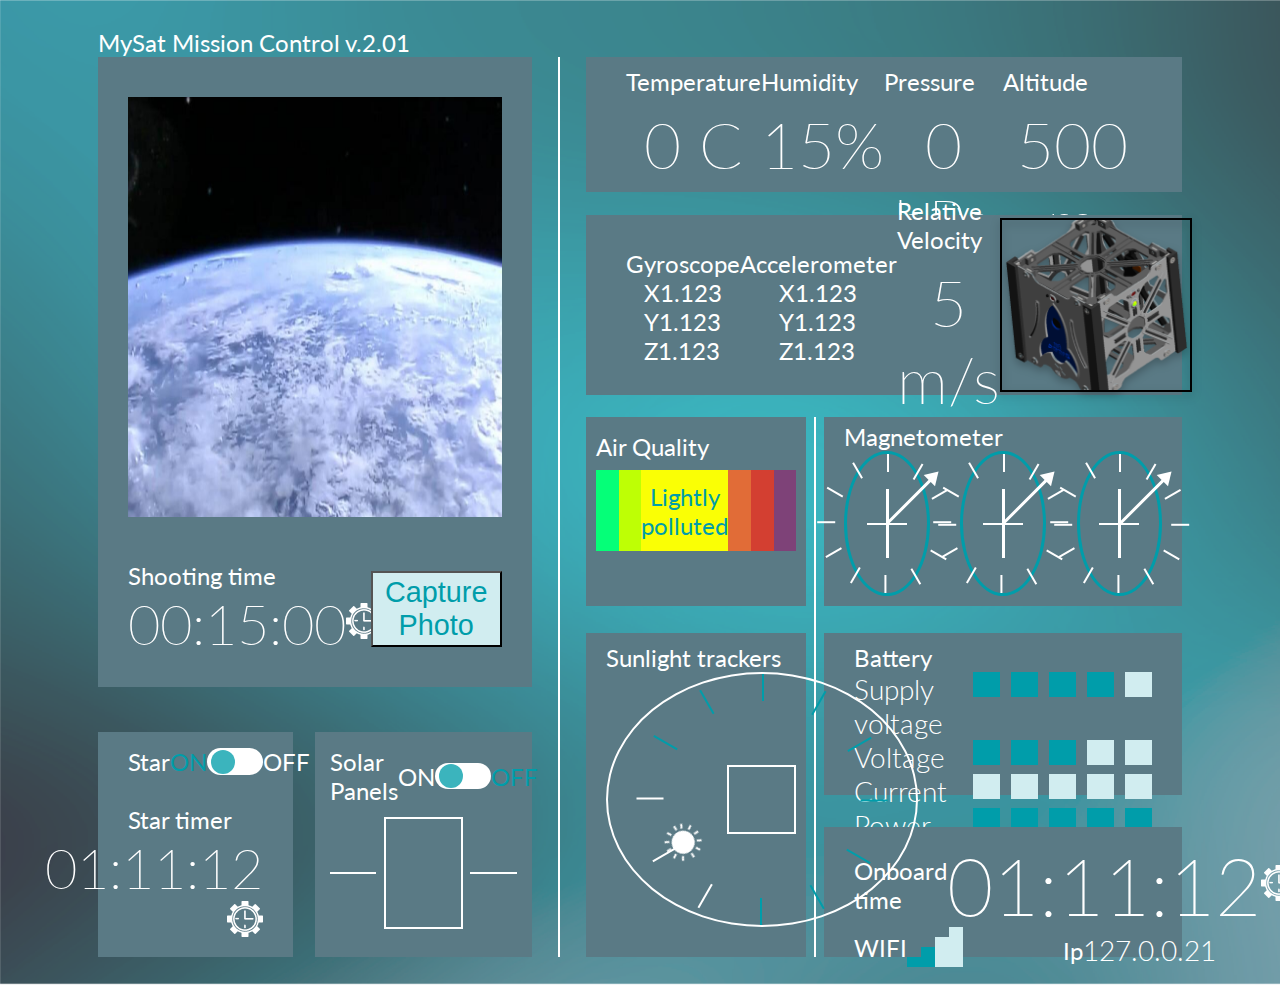
<file: index.html>
<!DOCTYPE html>
<html lang="en">
<head>
    <meta charset="UTF-8">
    <title>Title</title>
    <link rel="stylesheet" href="https://fonts.googleapis.com/css?family=Lato:200,300,400,500i,900,900i">
    <link rel="stylesheet" href="index.css">
</head>
<body>


<div class="wrapper">
    <div class="title">MySat Mission Control v.2.01</div>
    <div class="mainContainer titleType1">
        <div class="mainBlock">
            <div class="imageBlock block">
                <div class="image-wrapper"><img src="images/photoEarth.png" alt=""></div>
                <div class="timeAndButtonBlock">
                    <div class="shootingTimeBlock">
                        <div>Shooting time</div>
                        <div class="timer">
                            <div class="time">00:15:00</div>
                            <div class="layer"><img src="images/clock.png" alt="clockImg"></div>
                        </div>
                    </div>
                    <div class="buttonBlock">
                        <button>Capture Photo</button>
                    </div>
                </div>
            </div>
            <div class="starSolarBlock">
                <div class="starBlock block">
                    <div class="switcherBlock">
                        <div>Star</div>
                        <div class="switcher">
                            <div id="On1">ON</div>
                            <label class="switch">
                                <input type="checkbox">
                                <span class="slider round"></span>
                            </label>
                            <div id="Off1">OFF</div>
                        </div>
                    </div>
                    <div class="starTimerBlock">
                        <div>Star timer</div>
                        <div class="timer">
                            <div class="time">01:11:12</div>
                            <div class="layer"><img src="images/clock.png" alt="clockImg"></div>
                        </div>
                    </div>

                </div>
                <div class="solarBlock block">
                    <div class="switcherBlock">
                        <div>Solar Panels</div>
                        <div class="switcher">
                            <div id="On2">ON</div>
                            <label class="switch">
                                <input type="checkbox">
                                <span class="slider round"></span>
                            </label>
                            <div id="Off2">OFF</div>
                        </div>
                    </div>
                    <div class="squareBlock">
                        <div class="vector"></div>
                        <div id="square"></div>
                        <div class="vector"></div>

                    </div>
                </div>
            </div>
        </div>
        <div class="separator1"></div>
        <div class="infoBlock">
            <div class="temperatureBlock block">
                <div>
                    <div class="title">Temperature</div>
                    <div class="content">0 C</div>
                </div>

                <div>
                    <div class="title">Humidity</div>
                    <div class="content">15%</div>
                </div>
                <div>
                    <div class="title">Pressure</div>
                    <div class="content">0 hPa</div>
                </div>
                <div>
                    <div class="title">Altitude</div>
                    <div class="content">500 m</div>
                </div>
            </div>

            <div class="gyroscopeBlock block">
                <div class="gyroscope">
                    <div class="title">Gyroscope</div>
                    <div>
                        <div class="data">
                            <div>X</div>
                            <div class="value">1.123</div>
                        </div>
                        <div class="data">
                            <div>Y</div>
                            <div class="value">1.123</div>
                        </div>
                        <div class="data">
                            <div>Z</div>
                            <div class="value">1.123</div>
                        </div>
                    </div>
                </div>

                <div class="accelerometer">
                    <div class="title">Accelerometer</div>
                    <div>
                        <div class="data">
                            <div>X</div>
                            <div class="value">1.123</div>
                        </div>
                        <div class="data">
                            <div>Y</div>
                            <div class="value">1.123</div>
                        </div>
                        <div class="data">
                            <div>Z</div>
                            <div class="value">1.123</div>
                        </div>
                    </div>
                </div>
                <div>
                    <div>Relative <br>Velocity</div>
                    <div class="content">5 m/s</div>
                </div>
                <div class="image-wrapper"><img src="images/ss%201.png" alt=""></div>
            </div>

            <div class="anotherInfoBlock">
                <div class="airSunlightBlock">
                    <div class="airBlock block">
                        <div>Air Quality</div>
                        <div id="qualityRow">
                            <div style="background-color:#05FF78" class="quality-el"></div>
                            <div style="background-color:#BEFF05" class="quality-el"></div>
                            <div style="background-color:#FAFF05" class="quality-el el3">Lightly polluted</div>
                            <div style="background-color:#E16C37" class="quality-el"></div>
                            <div style="background-color:#D33F31" class="quality-el"></div>
                            <div style="background-color:#7E4278" class="quality-el"></div>
                        </div>
                    </div>
                    <div class="sunlightBlock block">
                        <div>Sunlight trackers</div>
                        <div class="sunlightTrackerCircle">
                            <div class="clock-number num1"></div>
                            <div class="clock-number num2"></div>
                            <div class="clock-number num3"></div>
                            <div class="clock-number num4"></div>
                            <div class="clock-number num5"></div>
                            <div class="clock-number num6"></div>
                            <div class="clock-number num7"></div>
                            <div class="clock-number num8"></div>
                            <div class="sunImg"></div>
                            <div class="clock-number num9"></div>
                            <div class="clock-number num10"></div>
                            <div class="clock-number num11"></div>
                            <div class="clock-number num12"></div>
                            <div class="inner-square"></div>
                        </div>
                    </div>
                </div>
                <div class="separator2"></div>
                <div class="magnetometerBatteryTimeBlock">
                    <div class="magnetometerBlock block">
                        <div>Magnetometer</div>
                        <div class="magnetometerCircles">
                            <div class="outer-circle">
                                <div class="cross">
                                    <div class="hrz"></div>
                                    <div class="vrt"></div>
                                </div>
                                <div class="clock-number num1"></div>
                                <div class="clock-number num2"></div>
                                <div class="clock-number num3"></div>
                                <div class="clock-number num4"></div>
                                <div class="clock-number num5"></div>
                                <div class="clock-number num6"></div>
                                <div class="clock-number num7"></div>
                                <div class="clock-number num8"></div>
                                <div class="clock-number num9"></div>
                                <div class="clock-number num10"></div>
                                <div class="clock-number num11"></div>
                                <div class="clock-number num12"></div>
                                <div class="clock-hand arrow">
                                    <div class="second-hand"></div>
                                </div>
                                <div class="inner-circle">
                                </div>
                            </div>
                            <div class="outer-circle">
                                <div class="cross">
                                    <div class="hrz"></div>
                                    <div class="vrt"></div>
                                </div>
                                <div class="clock-number num1"></div>
                                <div class="clock-number num2"></div>
                                <div class="clock-number num3"></div>
                                <div class="clock-number num4"></div>
                                <div class="clock-number num5"></div>
                                <div class="clock-number num6"></div>
                                <div class="clock-number num7"></div>
                                <div class="clock-number num8"></div>
                                <div class="clock-number num9"></div>
                                <div class="clock-number num10"></div>
                                <div class="clock-number num11"></div>
                                <div class="clock-number num12"></div>
                                <div class="clock-hand arrow">
                                    <div class="second-hand"></div>
                                </div>
                                <div class="inner-circle"></div>
                            </div>
                            <div class="outer-circle">
                                <div class="cross">
                                    <div class="hrz"></div>
                                    <div class="vrt"></div>
                                </div>
                                <div class="clock-number num1"></div>
                                <div class="clock-number num2"></div>
                                <div class="clock-number num3"></div>
                                <div class="clock-number num4"></div>
                                <div class="clock-number num5"></div>
                                <div class="clock-number num6"></div>
                                <div class="clock-number num7"></div>
                                <div class="clock-number num8"></div>
                                <div class="clock-number num9"></div>
                                <div class="clock-number num10"></div>
                                <div class="clock-number num11"></div>
                                <div class="clock-number num12"></div>
                                <div class="clock-hand arrow">
                                    <div class="second-hand"></div>
                                </div>
                                <div class="inner-circle"></div>
                            </div>
                        </div>

                    </div>
                    <div class="batteryTimeBlock">
                        <div class="batteryBlock block">
                            <div>Battery</div>
                            <div class="indicatorsRow">
                                <div class="name">Supply voltage</div>
                                <div class="indicators">
                                    <div class="indicator supplyVoltageIndicator1"></div>
                                    <div class="indicator supplyVoltageIndicator2"></div>
                                    <div class="indicator supplyVoltageIndicator3"></div>
                                    <div class="indicator supplyVoltageIndicator4"></div>
                                    <div class="indicator supplyVoltageIndicator5"></div>
                                </div>
                            </div>
                            <div class="indicatorsRow">
                                <div class="name">Voltage</div>
                                <div class="indicators">
                                    <div class="indicator voltageIndicator1"></div>
                                    <div class="indicator voltageIndicator2"></div>
                                    <div class="indicator voltageIndicator3"></div>
                                    <div class="indicator voltageIndicator4"></div>
                                    <div class="indicator voltageIndicator5"></div>
                                </div>
                            </div>
                            <div class="indicatorsRow">
                                <div class="name">Current</div>
                                <div class="indicators">
                                    <div class="indicator currentIndicator1"></div>
                                    <div class="indicator currentIndicator2"></div>
                                    <div class="indicator currentIndicator3"></div>
                                    <div class="indicator currentIndicator4"></div>
                                    <div class="indicator currentIndicator5"></div>
                                </div>
                            </div>
                            <div class="indicatorsRow">
                                <div class="name">Power</div>
                                <div class="indicators">
                                    <div class="indicator powerIndicator1"></div>
                                    <div class="indicator powerIndicator2"></div>
                                    <div class="indicator powerIndicator3"></div>
                                    <div class="indicator powerIndicator4"></div>
                                    <div class="indicator powerIndicator5"></div>
                                </div>
                            </div>
                        </div>
                        <div class="onboardTimeBlock block">
                            <div class="onboardTime">
                                <div>Onboard <br> time</div>
                                <div class="timer">
                                    <div class="time">01:11:12</div>
                                    <div class="layer"><img src="images/clock.png" alt="clockImg"></div>
                                </div>
                            </div>
                            <div class="chain">
                                <div class="wifi">
                                    <div class="title">WIFI</div>
                                    <div class="wifiIndicators">
                                        <div class="wifiIndicator ind1"></div>
                                        <div class="wifiIndicator ind2"></div>
                                        <div class="wifiIndicator ind3"></div>
                                        <div class="wifiIndicator ind4"></div>
                                    </div>
                                </div>
                                <div class="ip">
                                    <div class="title">Ip</div>
                                    <div class="ipValue">127.0.0.21</div>
                                </div>
                            </div>
                        </div>
                    </div>

                </div>
            </div>
        </div>
    </div>
</div>



</body>
</html>
</file>
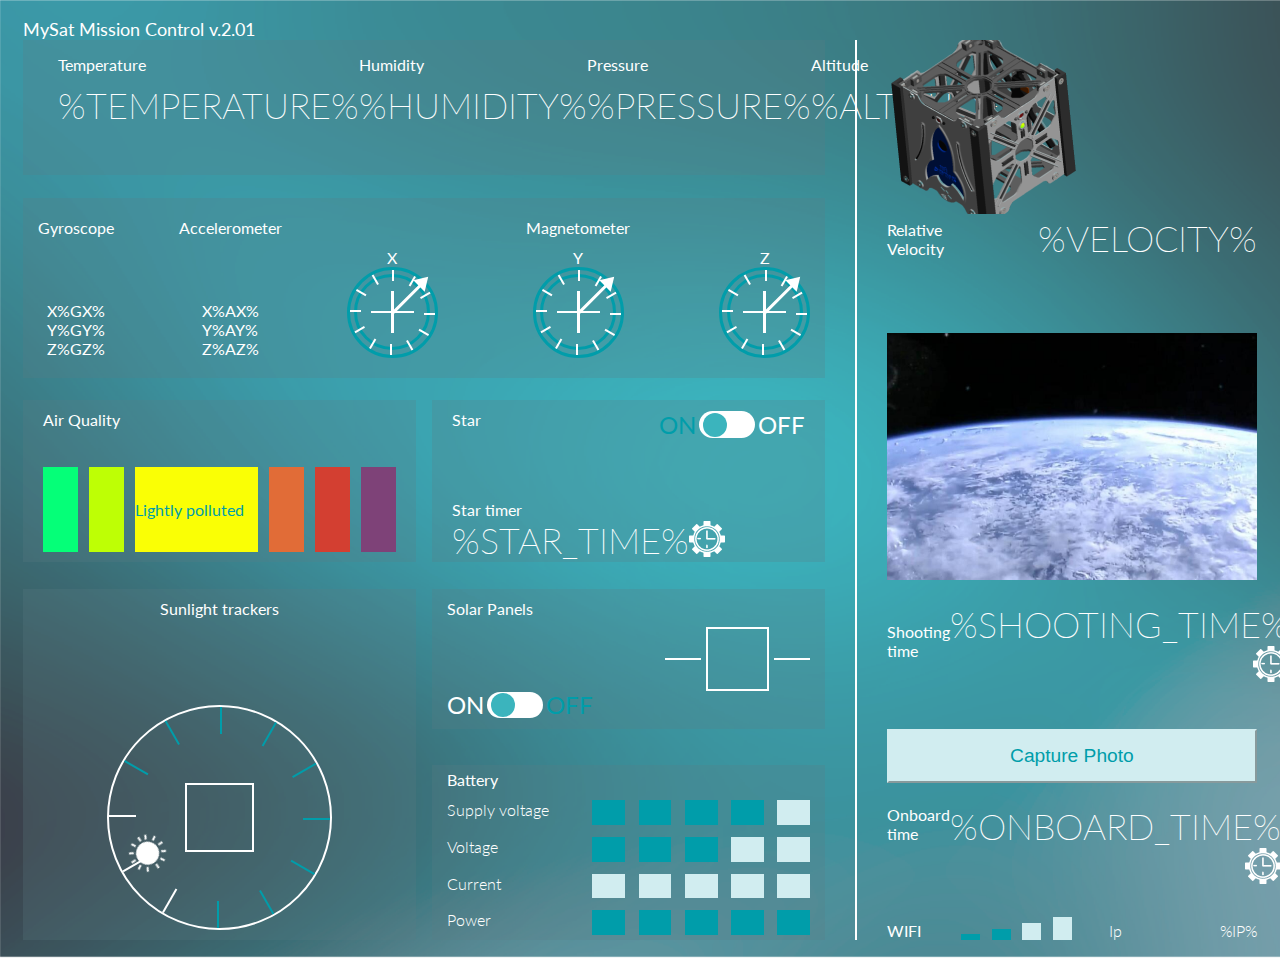
<file: landscape/landscape.html>
<!DOCTYPE html>
<html lang="en">
<head>
    <meta charset="UTF-8">
    <title>Title</title>
    <link rel="stylesheet" href="https://fonts.googleapis.com/css?family=Lato:200,300,400,500i,900,900i">
    <link rel="stylesheet" href="landscape.css">
    <script src="landscape.js"></script>
</head>
<body>
<div class="wrapper">
    <div class="title">MySat Mission Control v.2.01</div>
    <div class="mainContainer titleType1">
        <div class="mainBlock">
            <div class="velocityBlock">
                <div class="image-wrapper"><img src="../images/ss%201.png" alt=""></div>

                <div class="velocityValue">
                    <div>Relative <br>Velocity</div>
                    <div class="content">%VELOCITY%</div>
                </div>

            </div>
            <div class="imageBlock">
                <div class="image-wrapper"><img src="../images/photoEarth.png" alt=""></div>
                <div class="timeAndButtonBlock">
                    <div class="shootingTimeBlock">
                        <div>Shooting time</div>
                        <div class="timer">
                            <div class="time">%SHOOTING_TIME%</div>
                            <div class="layer"><img src="../images/clock.png" alt="clockImg"></div>
                        </div>
                    </div>
                    <div class="buttonBlock">
                        <button>Capture Photo</button>
                    </div>
                </div>
            </div>

            <div class="onboardTimeBlock">
                <div class="onboardTime">
                    <div>Onboard <br> time</div>
                    <div class="timer">
                        <div class="time">%ONBOARD_TIME%</div>
                        <div class="layer"><img src="../images/clock.png" alt="clockImg"></div>
                    </div>
                </div>
                <div class="chain">
                    <div class="wifi">
                        <div >WIFI</div>
                        <div class="wifiIndicators">
                            <div class="wifiIndicator ind1"></div>
                            <div class="wifiIndicator ind2"></div>
                            <div class="wifiIndicator ind3"></div>
                            <div class="wifiIndicator ind4"></div>
                        </div>
                    </div>
                    <div class="ip">
                        <div >Ip</div>
                        <div class="ipValue">%IP%</div>
                    </div>
                </div>
            </div>


        </div>
        <div class="separator1"></div>
        <div class="infoBlock">
            <div class="temperatureBlock block">
                <div>
                    <div>Temperature</div>
                    <div class="content">%TEMPERATURE%</div>
                </div>

                <div>
                    <div>Humidity</div>
                    <div class="content">%HUMIDITY%</div>
                </div>
                <div>
                    <div>Pressure</div>
                    <div class="content">%PRESSURE%</div>
                </div>
                <div>
                    <div>Altitude</div>
                    <div class="content">%ALTITUDE%</div>
                </div>
            </div>

            <div class="gyroscopeBlock block">
                <div class="gyroscope">
                    <div>Gyroscope</div>
                    <div>
                        <div class="data">
                            <div>X</div>
                            <div class="value">%GX%</div>
                        </div>
                        <div class="data">
                            <div>Y</div>
                            <div class="value">%GY%</div>
                        </div>
                        <div class="data">
                            <div>Z</div>
                            <div class="value">%GZ%</div>
                        </div>
                    </div>
                </div>

                <div class="accelerometer">
                    <div>Accelerometer</div>
                    <div>
                        <div class="data">
                            <div>X</div>
                            <div class="value">%AX%</div>
                        </div>
                        <div class="data">
                            <div>Y</div>
                            <div class="value">%AY%</div>
                        </div>
                        <div class="data">
                            <div>Z</div>
                            <div class="value">%AZ%</div>
                        </div>
                    </div>
                </div>
                <div class="magnetometerBlock">
                    <div>Magnetometer</div>
                    <div class="magnetometerCircles">
                        <div class="circle">
                            <div>X</div>
                            <div class="outer-circle">
                                <div class="cross">
                                    <div class="hrz"></div>
                                    <div class="vrt"></div>
                                </div>
                                <div class="circle-line num1"></div>
                                <div class="circle-line num2"></div>
                                <div class="circle-line num3"></div>
                                <div class="circle-line num4"></div>
                                <div class="circle-line num5"></div>
                                <div class="circle-line num6"></div>
                                <div class="circle-line num7"></div>
                                <div class="circle-line num8"></div>
                                <div class="circle-line num9"></div>
                                <div class="circle-line num10"></div>
                                <div class="circle-line num11"></div>
                                <div class="circle-line num12"></div>
                                <div class="arrow-wrapper">
                                    <div class="arrow"></div>
                                </div>
                                <div class="inner-circle">
                                </div>
                            </div>
                        </div>
                        <div class="circle">
                            <div>Y</div>
                            <div class="outer-circle">
                                <div class="cross">
                                    <div class="hrz"></div>
                                    <div class="vrt"></div>
                                </div>
                                <div class="circle-line num1"></div>
                                <div class="circle-line num2"></div>
                                <div class="circle-line num3"></div>
                                <div class="circle-line num4"></div>
                                <div class="circle-line num5"></div>
                                <div class="circle-line num6"></div>
                                <div class="circle-line num7"></div>
                                <div class="circle-line num8"></div>
                                <div class="circle-line num9"></div>
                                <div class="circle-line num10"></div>
                                <div class="circle-line num11"></div>
                                <div class="circle-line num12"></div>
                                <div class="arrow-wrapper">
                                    <div class="arrow"></div>
                                </div>
                                <div class="inner-circle">
                                </div>
                            </div>
                        </div>
                        <div class="circle">
                            <div>Z</div>
                            <div class="outer-circle">
                                <div class="cross">
                                    <div class="hrz"></div>
                                    <div class="vrt"></div>
                                </div>
                                <div class="circle-line num1"></div>
                                <div class="circle-line num2"></div>
                                <div class="circle-line num3"></div>
                                <div class="circle-line num4"></div>
                                <div class="circle-line num5"></div>
                                <div class="circle-line num6"></div>
                                <div class="circle-line num7"></div>
                                <div class="circle-line num8"></div>
                                <div class="circle-line num9"></div>
                                <div class="circle-line num10"></div>
                                <div class="circle-line num11"></div>
                                <div class="circle-line num12"></div>
                                <div class="arrow-wrapper">
                                    <div class="arrow"></div>
                                </div>
                                <div class="inner-circle">
                                </div>
                            </div>
                        </div>

                    </div>

                </div>

            </div>

            <div class="anotherInfoBlock">
                <div class="airSunlightBlock">
                    <div class="airBlock block">
                        <div>Air Quality</div>
                        <div id="qualityRow">
                            <div style="background-color:#05FF78" class="quality-el"></div>
                            <div style="background-color:#BEFF05" class="quality-el"></div>
                            <div style="background-color:#FAFF05" class="quality-el el3">Lightly polluted</div>
                            <div style="background-color:#E16C37" class="quality-el"></div>
                            <div style="background-color:#D33F31" class="quality-el"></div>
                            <div style="background-color:#7E4278" class="quality-el"></div>
                        </div>
                    </div>
                    <div class="sunlightBlock block">
                        <div>Sunlight trackers</div>
                        <div class="sunlightTrackerCircle">
                            <div class="circle-line num1"></div>
                            <div class="circle-line num2"></div>
                            <div class="circle-line num3"></div>
                            <div class="circle-line num4"></div>
                            <div class="circle-line num5"></div>
                            <div class="circle-line num6"></div>
                            <div class="circle-line num7 active"></div>
                            <div class="circle-line num8 active"></div>
                            <div class="sunImg"></div>
                            <div class="circle-line num9 active"></div>
                            <div class="circle-line num10"></div>
                            <div class="circle-line num11"></div>
                            <div class="circle-line num12"></div>
                            <div class="inner-square"></div>
                        </div>
                    </div>
                </div>
                <div class="separator2"></div>
                <div class="starSolarBatteryBlock">
                                    <div class="starBlock block">
                                        <div class="switcherBlock">
                                            <div>Star</div>
                                            <div class="switcher">
                                                <div id="On1">ON</div>
                                                <label class="switch">
                                                    <input type="checkbox">
                                                    <span class="slider round"></span>
                                                </label>
                                                <div id="Off1">OFF</div>
                                            </div>
                                        </div>
                                        <div class="starTimerBlock">
                                            <div>Star timer</div>
                                            <div class="timer">
                                                <div class="time">%STAR_TIME%</div>
                                                <div class="layer"><img src="../images/clock.png" alt="clockImg"></div>
                                            </div>
                                        </div>

                                    </div>

                    <div class="solarBatteryBlock">
                        <div class="solarBlock block">
                            <div class="switcherBlock">
                                <div>Solar Panels</div>
                                <div class="switcher">
                                    <div id="On2">ON</div>
                                    <label class="switch">
                                        <input type="checkbox">
                                        <span class="slider round"></span>
                                    </label>
                                    <div id="Off2">OFF</div>
                                </div>
                            </div>
                            <div class="squareBlock">
                                <div class="vector"></div>
                                <div id="square"></div>
                                <div class="vector"></div>

                            </div>
                        </div>


                        <div class="batteryBlock block">
                            <div>Battery</div>
                            <div class="indicatorsRow">
                                <div class="name">Supply voltage</div>
                                <div class="indicators">
                                    <div class="indicator"></div>
                                    <div class="indicator"></div>
                                    <div class="indicator"></div>
                                    <div class="indicator"></div>
                                    <div class="indicator indicatorActive"></div>
                                </div>
                            </div>
                            <div class="indicatorsRow">
                                <div class="name">Voltage</div>
                                <div class="indicators">
                                    <div class="indicator"></div>
                                    <div class="indicator"></div>
                                    <div class="indicator"></div>
                                    <div class="indicator indicatorActive"></div>
                                    <div class="indicator indicatorActive"></div>
                                </div>
                            </div>
                            <div class="indicatorsRow">
                                <div class="name">Current</div>
                                <div class="indicators">
                                    <div class="indicator indicatorActive"></div>
                                    <div class="indicator indicatorActive"></div>
                                    <div class="indicator indicatorActive"></div>
                                    <div class="indicator indicatorActive"></div>
                                    <div class="indicator indicatorActive"></div>
                                </div>
                            </div>
                            <div class="indicatorsRow">
                                <div class="name">Power</div>
                                <div class="indicators">
                                    <div class="indicator"></div>
                                    <div class="indicator"></div>
                                    <div class="indicator"></div>
                                    <div class="indicator"></div>
                                    <div class="indicator"></div>
                                </div>
                            </div>
                        </div>
                    </div>



                </div>
            </div>
        </div>
    </div>
</div>

</body>
</html>
</file>
<file: index.css>
body{
    background-image: url("images/bacground.png");
    background-size: cover;
    background-repeat: no-repeat;
    font-family: "Lato", sans-serif;
    padding: 0;
}

.content{
    margin-top: 10px;
    font-style: normal;
    font-weight: 200;
    font-size: 64px;
    line-height: 77px;
    color: #FFFFFF;
    text-align: center;
}


.timer{
    display: flex;
    align-items: center;
    justify-content: space-between;
}

.time{
    font-weight: 200;
    font-size: 56px;
    line-height: 67px;
}


.switcher{
    width: 146px;
    display: flex;
    align-items: center;
    justify-content: space-between;
    font-style: normal;
    font-weight: normal;
    font-size: 24px;
    line-height: 29px;
}
.switch {
    position: relative;
    display: inline-block;
    width: 56px;
    height: 26.5px;
}

.switch input {
    opacity: 0;
    width: 0;
    height: 0;
}

.slider {
    position: absolute;
    cursor: pointer;
    top: 0;
    left: 0;
    right: 0;
    bottom: 0;
    background-color: white;
    -webkit-transition: .4s;
    transition: .4s;
}

.slider:before {
    position: absolute;
    content: "";
    height: 24px;
    width: 24px;
    left: 4px;
    bottom: 1px;
    background-color: #3BB4BD;
    -webkit-transition: .4s;
    transition: .4s;
}

input:checked + .slider:before {
    -webkit-transform: translateX(26px);
    -ms-transform: translateX(26px);
    transform: translateX(26px);
    background-color: #D1EDF0;
}

.slider.round {
    border-radius: 34px;
}

.slider.round:before {
    border-radius: 50%;
}

#On1,#Off2{
    color: #009DAA;
}


.squareBlock{
    width: 100%;
    display: flex;
    justify-content: space-between;
    align-items: center;
    height: 60%;
}

.vector{
    width: 25%;
    height: 2px;
    background-color: white;
}
#square{
    width: 40%;
    height: 100%;
    border: 2px white solid;
}

.title{
    font-style: normal;
    font-weight: normal;
    font-size: 24px;
    line-height: 29px;
    color: #FFFFFF;
}


.data{
    display: flex;
}

.gyroscope,.accelerometer{
    display: flex;
    flex-direction: column;
    align-items: center;
}


.gyroscopeBlock img{
    width: 192px;
    height: 174px;
    border: 2px solid #000000;
    box-sizing: border-box;
    filter: drop-shadow(0px 4px 4px rgba(0, 0, 0, 0.25));
}


#qualityRow{
    display: flex;
    justify-content: space-between;
}


.quality-el{
    width: 35.68px;
    height: 80.82px;
    background-color: black;
}

#qualityRow .el3 {
    width: 107px;
    height: 80.82px;
    font-style: normal;
    font-weight: normal;
    font-size: 24px;
    line-height: 29px;
    text-align: center;
    display: flex;
    align-items: center;
    color: #009DAA;
}



.outer-circle {
    border:3px solid #009DAA;
    height:139px;
    width:25%;
    border-radius:50%;
    position: relative;
    display: flex;
    justify-content: center;
    align-items: center;
}


.inner-circle {
    width: 110px;
    height: 110px;
    position:absolute;
    top:50%; left:50%;
    transform: translate(-50%, -50%);
    margin:0;
    border:3px solid #009DAA;
    border-radius:50%;
    z-index: -1111111;
}

.clock-number{
    position: absolute;
    width: 100%;
    height: 100%;
    left: 0;
    top: 0;
    text-align: center;
}
.clock-number:after {
    content: "";
    position: absolute;
    height: 17.8px;
    width: 2px;
    background: white;
}
.sunImg{
    position: absolute;
    width: 100%;
    height: 100%;
    left: 7%;
    text-align: center;
    transform: rotate(237deg);

}
.sunImg:after{
    content: url("images/Sunlight.png");
    position: absolute;
}

.num1{
    transform: rotate(30deg)
}
.num2{
    transform: rotate(60deg)
}
.num3{
    transform: rotate(90deg)
}
.num4{
    transform: rotate(120deg)
}
.num5{
    transform: rotate(150deg)
}
.num6{
    transform: rotate(180deg)
}
.num7{
    transform: rotate(210deg);
}
.num8{
    transform: rotate(240deg);
}
.num9{
    transform: rotate(270deg);
}
.num10{
    transform: rotate(300deg)
}
.num11{
    transform: rotate(330deg)
}
.num12{
    transform: rotate(0deg)
}

.clock-hand{
    width: 100%;
    height: 100%;
    left: 0;
    top: 0;
    position: absolute;
}
.clock-hand > div{
    left: 50%;
    bottom: 50%;
    transform: translateX(-50%);

    position: absolute;
    border-radius:12px;
}
.second-hand{
    height: 65px;
    width: 3px;
    background: white;
}
.second-hand::after{
    content: '';
    transform: translateX(-50%);
    position: absolute;
    left: 50%;
    top: -13%;
    border-left: 8px solid transparent;
    border-right: 8px solid transparent;
    border-bottom: 13px solid white;
}
.arrow{
    transform: rotate(45deg);
}


.name{
    width: 40%;
    font-style: normal;
    font-weight: 300;
    font-size: 28px;
    line-height: 34px;
    color: white;
}
.indicators{
    width: 60%;
    display: flex;
    justify-content: space-between;
}
.indicator{
    width: 15%;
    height: 25px;
    background-color: #009DAA;
}
.indicatorsRow{
    display: flex;
}
.supplyVoltageIndicator5,.voltageIndicator4,.voltageIndicator5,.currentIndicator1,.currentIndicator2,.currentIndicator3,
.currentIndicator4,.currentIndicator5{
    background: #D1EDF0;
}

.onboardTime {
    display: flex;
    justify-content: space-between;
    align-items: center;
}
.onboardTime .time{
    font-style: normal;
    font-weight: 200;
    font-size: 80px;
    line-height: 96px;
}
.chain{
    display: flex;
    justify-content: space-between;
}
.wifi{
    display: flex;
    justify-content: space-between;
    width: 31%;
}
.wifiIndicators{
    width: 60%;
    display: flex;
    justify-content: space-between;
    align-items: end;
}
.wifiIndicator{
    background-color: #009DAA;
    width: 19px;

}
.ind1{
    height: 30%;
}
.ind2{
    height: 60%;
}
.ind3{
    height: 90%;
    background-color: #D1EDF0;
}
.ind4{
    height: 120%;
    background-color: #D1EDF0;
}

.ip{
    width: 30%;
    display: flex;
    justify-content: space-between;
    align-items: center;
    font-style: normal;
    font-weight: normal;
    font-size: 24px;
    line-height: 29px;
    color: white;
}
.ipValue{
    font-weight: 300;
    font-size: 28px;
    line-height: 34px;
}


.sunlightTrackerCircle{
    position: relative;
    /*top: 50%;*/
    /*transform: translateY(-50%);*/
    margin: 0 auto;
    border:2px solid white;
    height:308px;
    border-radius:50%;
    width:308px;
    display: flex;
    align-items: center;
}
.sunlightTrackerCircle .clock-number:after{
    content: "";
    height: 27px;
    width: 2px;
    background: #009DAA;
}

.sunlightTrackerCircle .num7:after,.sunlightTrackerCircle .num8:after,.sunlightTrackerCircle .num9:after{
    background: white;
}
.inner-square{
    width: 65px;
    height: 65px;
    border: 2px solid #FFFFFF;
    margin: 0 auto;
}




.cross{
    width: 50%;
    height: 50%;
    position: relative;

}
.vrt{
    width: 3px;
    height: 100%;
    background-color: white;
    margin: 0 auto;
}
.hrz{
    width: 100%;
    height: 2px;
    background-color: white;
    position: absolute;
    top: 50%;
    transform: translateY(-50%);
}


.wrapper{
    padding: 20px 90px;

}
.mainContainer{
    width: 100%;
    height: 100vh;
    box-sizing: border-box;
    display: flex;
    justify-content: space-between;
    color: white;
}
.block{
    background-color: rgb(90,122,133);
}
.mainBlock{
    width: 40%;
    height: 100%;
    display: flex;
    flex-direction: column;
    justify-content: space-between;
}
.imageBlock{
    width: 100%;
    max-height: 70%;
    height: 100%;
    display: flex;
    flex-direction: column;
    justify-content: space-between;
    box-sizing: border-box;
    padding: 40px 30px 30px;
}
.imageBlock .image-wrapper{
    width: 100%;
    height: 75%;
}
.imageBlock .image-wrapper img{
    width: 100%;
    height: 100%;
}
.timeAndButtonBlock{
    /*margin-top: 50px;*/
    max-height: 30%;
    width: 100%;
    display: flex;
    justify-content: space-between;
}

.shootingTimeBlock{
    width: 40%;
}
.buttonBlock{
    width: 50%;
    display: flex;
    justify-content: end;
}
.buttonBlock button{
    align-self: center;
    width: 70%;
    height: 80%;
    color:#009DAA;
    font-size: 120%;
    background-color: #D1EDF0;
}
.switcherBlock{
        display: flex;
        justify-content: space-between;
        align-items: center;
}

.separator1{
    background-color: white;
    height: 100%;
    width: 2px;
}
.separator2{
    background-color: white;
    width: 2px;

}
.infoBlock{
    width: 55%;
    height: 100%;
    display: flex;
    flex-direction: column;
    justify-content: space-between;
}
.starSolarBlock{
    height: 100%;
    max-height: 25%;
    display: flex;
    justify-content: space-between;
}
.starBlock{
    box-sizing: border-box;
    padding: 15px 30px;
    width: 45%;
    display: flex;
    flex-direction: column;
    justify-content: space-between;
}

.starBlock .timer{
    flex-direction: column;
    align-items: end;
}
.solarBlock{
    box-sizing: border-box;
    padding: 15px 15px 30px;
    width: 50%;
    display: flex;
    flex-direction: column;
    justify-content: space-between;
}

.temperatureBlock{
    display: flex;
    justify-content: space-between;
    box-sizing: border-box;
    padding: 10px 40px 5px;
    max-height: 15%;
    height: 100%;
}
.gyroscopeBlock{
    max-height: 20%;
    height: 100%;
    box-sizing: border-box;
    padding: 15px 40px 10px;
    display: flex;
    justify-content: space-between;
    align-items: center;
}
.anotherInfoBlock{
    display: flex;
    justify-content: space-between;
    max-height: 60%;
    height: 100%;
}
.airSunlightBlock{
    width: 37%;
    display: flex;
    flex-direction: column;
    justify-content: space-between;
}
.airBlock{
    box-sizing: border-box;
    padding: 15px 10px 55px;
    max-height: 35%;
    height: 100%;
    display: flex;
    flex-direction: column;
    justify-content: space-between;
}
.sunlightBlock{
    box-sizing: border-box;
    padding: 10px 20px 30px;
    display: flex;
    flex-direction: column;
    justify-content: space-between;
    max-height: 60%;
    height: 100%;
}

.magnetometerBatteryTimeBlock{
    width:60%;
    display: flex;
    flex-direction: column;
    justify-content: space-between;
}
.batteryTimeBlock{
    max-height: 60%;
    height: 100%;
    display: flex;
    flex-direction: column;
    justify-content: space-between;
}
.magnetometerBlock{
    width: 100%;
    box-sizing: border-box;
    padding: 5px 20px 10px;
    max-height: 35%;
    height: 100%;
    display: flex;
    flex-direction: column;
    justify-content: space-between;
}
.magnetometerCircles{
    display: flex;
    justify-content: space-between;
    align-items: center;
}
.batteryBlock{
    box-sizing: border-box;
    padding: 10px 30px 20px;
    max-height: 50%;
    height: 100%;
}
.onboardTimeBlock{
    box-sizing: border-box;
    padding: 10px 30px 25px;
    display: flex;
    flex-direction: column;
    max-height: 40%;
    height: 100%;
}

.titleType1{
    font-style: normal;
    font-weight: normal;
    font-size: 24px;
    line-height: 29px;
}
@media screen and (max-width: 1024px) {
    .mainContainer{
        flex-direction: row-reverse;
    }
}
</file>
<file: landscape/landscape.css>
body{
    background-image: url("../images/bacground.png");
    background-size: cover;
    background-repeat: no-repeat;
    font-family: "Lato", sans-serif;
    padding: 0;
}

.content{
    margin-top: 10px;
    font-style: normal;
    font-weight: 200;
    font-size: 64px;
    line-height: 77px;
    color: #FFFFFF;
    text-align: center;
}

.mainBlock .velocityBlock{
    display: flex;
    flex-direction: column;
    height: 30%
}
.velocityValue{
    display: flex;
    justify-content: space-between;
    align-items: center;
}
.velocityValue .content{
    margin-top: 0;
}

.timer{
    display: flex;
    align-items: center;
    justify-content: space-between;
}

.time{
    font-weight: 200;
    font-size: 56px;
    line-height: 67px;
}


.switcher{
    width: 146px;
    display: flex;
    align-items: center;
    justify-content: space-between;
    font-style: normal;
    font-weight: normal;
    font-size: 24px;
    line-height: 29px;
}
.switch {
    position: relative;
    display: inline-block;
    width: 56px;
    height: 26.5px;
}

.switch input {
    opacity: 0;
    width: 0;
    height: 0;
}

.slider {
    position: absolute;
    cursor: pointer;
    top: 0;
    left: 0;
    right: 0;
    bottom: 0;
    background-color: white;
    -webkit-transition: .4s;
    transition: .4s;
}

.slider:before {
    position: absolute;
    content: "";
    height: 24px;
    width: 24px;
    left: 4px;
    bottom: 1px;
    background-color: #3BB4BD;
    -webkit-transition: .4s;
    transition: .4s;
}

input:checked + .slider:before {
    -webkit-transform: translateX(26px);
    -ms-transform: translateX(26px);
    transform: translateX(26px);
    background-color: #D1EDF0;
}

.slider.round {
    border-radius: 34px;
}

.slider.round:before {
    border-radius: 50%;
}

#On1,#Off2{
    color: #009DAA;
}


.squareBlock{
    width: 40%;
    display: flex;
    justify-content: space-between;
    align-items: center;
    height: 100%;
}

.vector{
    width: 25%;
    height: 2px;
    background-color: white;
}
#square{
    width: 40%;
    height: 50%;
    border: 2px white solid;
}

.title{
    font-style: normal;
    font-weight: normal;
    font-size: 18px;
    line-height: 22px;
    color: #FFFFFF;
}


.data{
    display: flex;
}

.gyroscope,.accelerometer{
    display: flex;
    flex-direction: column;
    align-items: center;
    justify-content: space-between;
    height: 100%;
}





#qualityRow{
    display: flex;
    justify-content: space-between;
    height: 60%;
}


.quality-el{
    width: 10%;
    height: 100%;
    background-color: black;
}

#qualityRow .el3 {
    width: 35%;
    text-align: center;
    display: flex;
    align-items: center;
    color: #009DAA;
}



.outer-circle {
    border:3px solid #009DAA;
    width: 85px;
    height: 85px;
    border-radius:50%;
    position: relative;
    display: flex;
    justify-content: center;
    align-items: center;
}


.inner-circle {
    width: 70px;
    height: 70px;
    position:absolute;
    top:50%; left:50%;
    transform: translate(-50%, -50%);
    margin:0;
    border:3px solid #009DAA;
    border-radius:50%;
}

.circle-line{
    position: absolute;
    width: 100%;
    height: 100%;
    left: 0;
    top: 0;
    text-align: center;
    z-index: 1;

}
.circle-line:after {
    content: "";
    position: absolute;
    height: 11px;
    width: 2px;
    background: white;
}
.sunImg{
    position: absolute;
    width: 100%;
    height: 100%;
    left: 7%;
    text-align: center;
    transform: rotate(236deg);

}
.sunImg:after{
    content: url("../images/Sunlight.png");
    position: absolute;
}

.num1{
    transform: rotate(30deg)
}
.num2{
    transform: rotate(60deg)
}
.num3{
    transform: rotate(90deg)
}
.num4{
    transform: rotate(120deg)
}
.num5{
    transform: rotate(150deg)
}
.num6{
    transform: rotate(180deg)
}
.num7{
    transform: rotate(210deg);
}
.num8{
    transform: rotate(240deg);
}
.num9{
    transform: rotate(270deg);
}
.num10{
    transform: rotate(300deg)
}
.num11{
    transform: rotate(330deg)
}
.num12{
    transform: rotate(0deg)
}

.arrow{
    height: 45px;
    width: 3px;
    background: white;
    left: 50%;
    bottom: 50%;
    transform: translateX(-50%);
    position: absolute;
    border-radius:12px;
}
.arrow::after{
    content: '';
    transform: translateX(-50%);
    position: absolute;
    left: 50%;
    top: -13%;
    border-left: 8px solid transparent;
    border-right: 8px solid transparent;
    border-bottom: 13px solid white;
}
.arrow-wrapper{
    transform: rotate(45deg);
    width: 100%;
    height: 100%;
    left: 0;
    top: 0;
    position: absolute;
    z-index: 1;
}

.name{
    width: 40%;
    font-style: normal;
    font-weight: 300;
    font-size: 16px;
    line-height: 19px;
    color: white;
}
.indicators{
    width: 60%;
    display: flex;
    justify-content: space-between;
}
.indicator{
    width: 15%;
    background-color: #009DAA;
}
.indicatorsRow{
    display: flex;
    height: 15%;
}

.indicatorActive{
    background: #D1EDF0;
}

.onboardTime {
    display: flex;
    justify-content: space-between;
}

.chain{
    display: flex;
    justify-content: space-between;
}
.wifi{
    display: flex;
    justify-content: space-between;
    width: 50%;
}
.wifiIndicators{
    width: 60%;
    display: flex;
    justify-content: space-between;
    align-items: end;
}
.wifiIndicator{
    background-color: #009DAA;
    width: 19px;

}
.ind1{
    height: 30%;
}
.ind2{
    height: 60%;
}
.ind3{
    height: 90%;
    background-color: #D1EDF0;
}
.ind4{
    height: 120%;
    background-color: #D1EDF0;
}

.ip{
    width: 40%;
    display: flex;
    justify-content: space-between;
    align-items: center;
    font-weight: 300;
    color: white;
}



.sunlightTrackerCircle{
    position: relative;
    margin: 0 auto;
    border:2px solid white;
    width: 221px;
    height: 221px;
    border-radius:50%;
    display: flex;
    align-items: center;
}
.sunlightTrackerCircle .circle-line:after{
    height: 27px;
    width: 2px;
    background: #009DAA;

}

.sunlightTrackerCircle .active:after{
    background: white;
}
.inner-square{
    width: 65px;
    height: 65px;
    border: 2px solid #FFFFFF;
    margin: 0 auto;
}




.cross{
    width: 50%;
    height: 50%;
    position: relative;

}
.vrt{
    width: 3px;
    height: 100%;
    background-color: white;
    margin: 0 auto;
}
.hrz{
    width: 100%;
    height: 2px;
    background-color: white;
    position: absolute;
    top: 50%;
    transform: translateY(-50%);
}


.wrapper{
    padding: 10px 15px;

}
.mainContainer{
    width: 100%;
    height: 100vh;
    box-sizing: border-box;
    display: flex;
    justify-content: space-between;
    color: white;
    flex-direction: row-reverse;

}
.block{
    background-color: rgba(90,122,133,.25);
}
.mainBlock{
    width: 30%;
    height: 100%;
    display: flex;
    flex-direction: column;
    justify-content: space-between;
}
.imageBlock{
    width: 100%;
    max-height: 50%;
    height: 100%;
    display: flex;
    flex-direction: column;
    justify-content: space-between;
    box-sizing: border-box;
}
.imageBlock .image-wrapper{
    width: 100%;
    height: 55%;
}
.imageBlock .image-wrapper img{
    width: 100%;
    height: 100%;
}
.timeAndButtonBlock{
    max-height: 40%;
    height: 100%;
    width: 100%;
    display: flex;
    justify-content: space-between;
    flex-direction: column;
}

.shootingTimeBlock{
    width: 100%;
    display: flex;
    justify-content: space-between;
    align-items:baseline;
    max-height: 70%;
    height: 100%;
}
.buttonBlock{
    width: 100%;
    max-height: 30%;
    height: 100%;
    /*display: flex;*/
    /*justify-content: end;*/
}
.buttonBlock button{
    align-self: center;
    width: 100%;
    height: 100%;
    color:#009DAA;
    font-size: 120%;
    background-color: #D1EDF0;
    border-color:#D1EDF0 ;

}
.switcherBlock{
    display: flex;
    justify-content: space-between;
    flex-direction: column;
}
.starBlock .switcherBlock{
    flex-direction: row;

}
.starTimerBlock{
    display: flex;
    flex-direction: column;
}

.separator1{
    background-color: white;
    height: 100%;
    width: 2px;
}
.separator2{
    background-color: white;
    width: 2px;
    display: none;

}
.infoBlock{
    width: 65%;
    height: 100%;
    display: flex;
    flex-direction: column;
    justify-content: space-between;
}

.starBlock{
    box-sizing: border-box;
    padding: 10px 20px 0px;
    max-height: 30%;
    height: 100%;
    width: 100%;
    display: flex;
    flex-direction: column;
    justify-content: space-between;
}
 .timer{
    flex-direction: column;
    align-items: end;
}
.starBlock .timer{
    flex-direction: row;
    align-items: center;
    justify-content: normal;
}
.solarBlock{
    box-sizing: border-box;
    padding: 10px 15px;
    max-height: 40%;
    height: 100%;
    width: 100%;
    display: flex;
    flex-direction: row;
    justify-content: space-between;
}
.solarBlock .switcherBlock{
    width: 60%;
}



.temperatureBlock{
    display: flex;
    justify-content: space-between;
    box-sizing: border-box;
    padding: 15px 35px 35px;
    max-height: 15%;
    height: 100%;
}
.gyroscopeBlock{
    max-height: 20%;
    height: 100%;
    box-sizing: border-box;
    padding: 20px 15px;
    display: flex;
    justify-content: space-between;
    align-items: center;
}
.anotherInfoBlock{
    display: flex;
    justify-content: space-between;
    max-height: 60%;
    height: 100%;
}
.airSunlightBlock{
    width: 49%;
    display: flex;
    flex-direction: column;
    justify-content: space-between;
}
.airBlock{
    box-sizing: border-box;
    padding: 10px 20px;
    max-height: 30%;
    height: 100%;
    display: flex;
    flex-direction: column;
    justify-content: space-between;
}
.sunlightBlock{
    box-sizing: border-box;
    padding: 10px 0;
    display: flex;
    flex-direction: column;
    justify-content: space-between;
    align-items: center;
    max-height: 65%;
    height: 100%;
}

.starSolarBatteryBlock{
    width:49%;
    display: flex;
    flex-direction: column;
    justify-content: space-between;
}
.solarBatteryBlock{
    max-height: 65%;
    height: 100%;
    display: flex;
    flex-direction: column;
    justify-content: space-between;
}

.magnetometerBlock{
    width: 60%;
    box-sizing: border-box;
    max-height: 100%;
    height: 100%;
    display: flex;
    flex-direction: column;
    justify-content: space-between;
    text-align: center;
}
.magnetometerCircles{
    display: flex;
    justify-content: space-between;
    align-items: center;
    /*height: 100%;*/
    /*width: 100%;*/
}
.batteryBlock{
    box-sizing: border-box;
    padding: 5px 15px;
    max-height: 50%;
    height: 100%;
    display: flex;
    flex-direction: column;
    justify-content: space-between;
}
.onboardTimeBlock{
    box-sizing: border-box;
    /*padding: 10px 30px 25px;*/
    display: flex;
    flex-direction: column;
    justify-content: space-between;
    max-height: 15%;
    height: 100%;
}

.titleType1{
    font-style: normal;
    font-weight: normal;
    font-size: 16px;
    line-height: 19px;
}
.content,.time,.onboardTime .time{
    font-size: 36px;
    line-height: 43px;
}

@media screen and (max-height: 768px){
    .sunlightTrackerCircle{
        width: 200px;
        height: 200px;
    }
    .outer-circle{
        width: 70px;
        height: 70px;
    }
    .inner-circle{
        width: 55px;
        height: 55px;
    }
}

@media screen and (max-height: 680px){
    .sunlightTrackerCircle{
        width: 150px;
        height: 150px;
    }
    .outer-circle{
        width: 50px;
        height: 50px;
    }
    .inner-circle{
        width: 40px;
        height: 40px;
    }
    .velocityBlock img{
        width: 130px;
        height: 110px;
    }
    .gyroscopeBlock{
        padding-top: 0;
    }
    .content,.time,.onboardTime .time{
        font-size: 20px;
        line-height: 30px;
    }
    .layer img{
        width: 20px;
        height: 20px;
    }
    .inner-square{
        width: 35px;
        height: 35px;
    }
    .batteryBlock{
        max-height: 60%;
    }
    .sunImg{
        transform: rotate(230deg);
    }
    .arrow{
        height: 35px;
    }

}
@media screen and (max-height: 470px){
    .sunlightTrackerCircle{
        width: 130px;
        height: 130px;
    }
    .outer-circle{
        width: 45px;
        height: 45px;
    }
    .inner-circle{
        width: 35px;
        height: 35px;
    }
    .timer{
        flex-direction: row;
    }
    .temperatureBlock{
        padding-top: 0;
    }
    .starTimerBlock{
        flex-direction: row;
        justify-content: space-between;
    }
    .velocityValue{
        flex-direction: column;
    }
    .mainBlock .velocityBlock{
        flex-direction: row;
        justify-content: space-between;
    }
}
@media screen and (max-width: 960px){
    .name{
        font-size: 13px;
    }
    .wifi{
        width: 60%;
    }
    .ip{
        width: 30%;
    }
}
</file>
